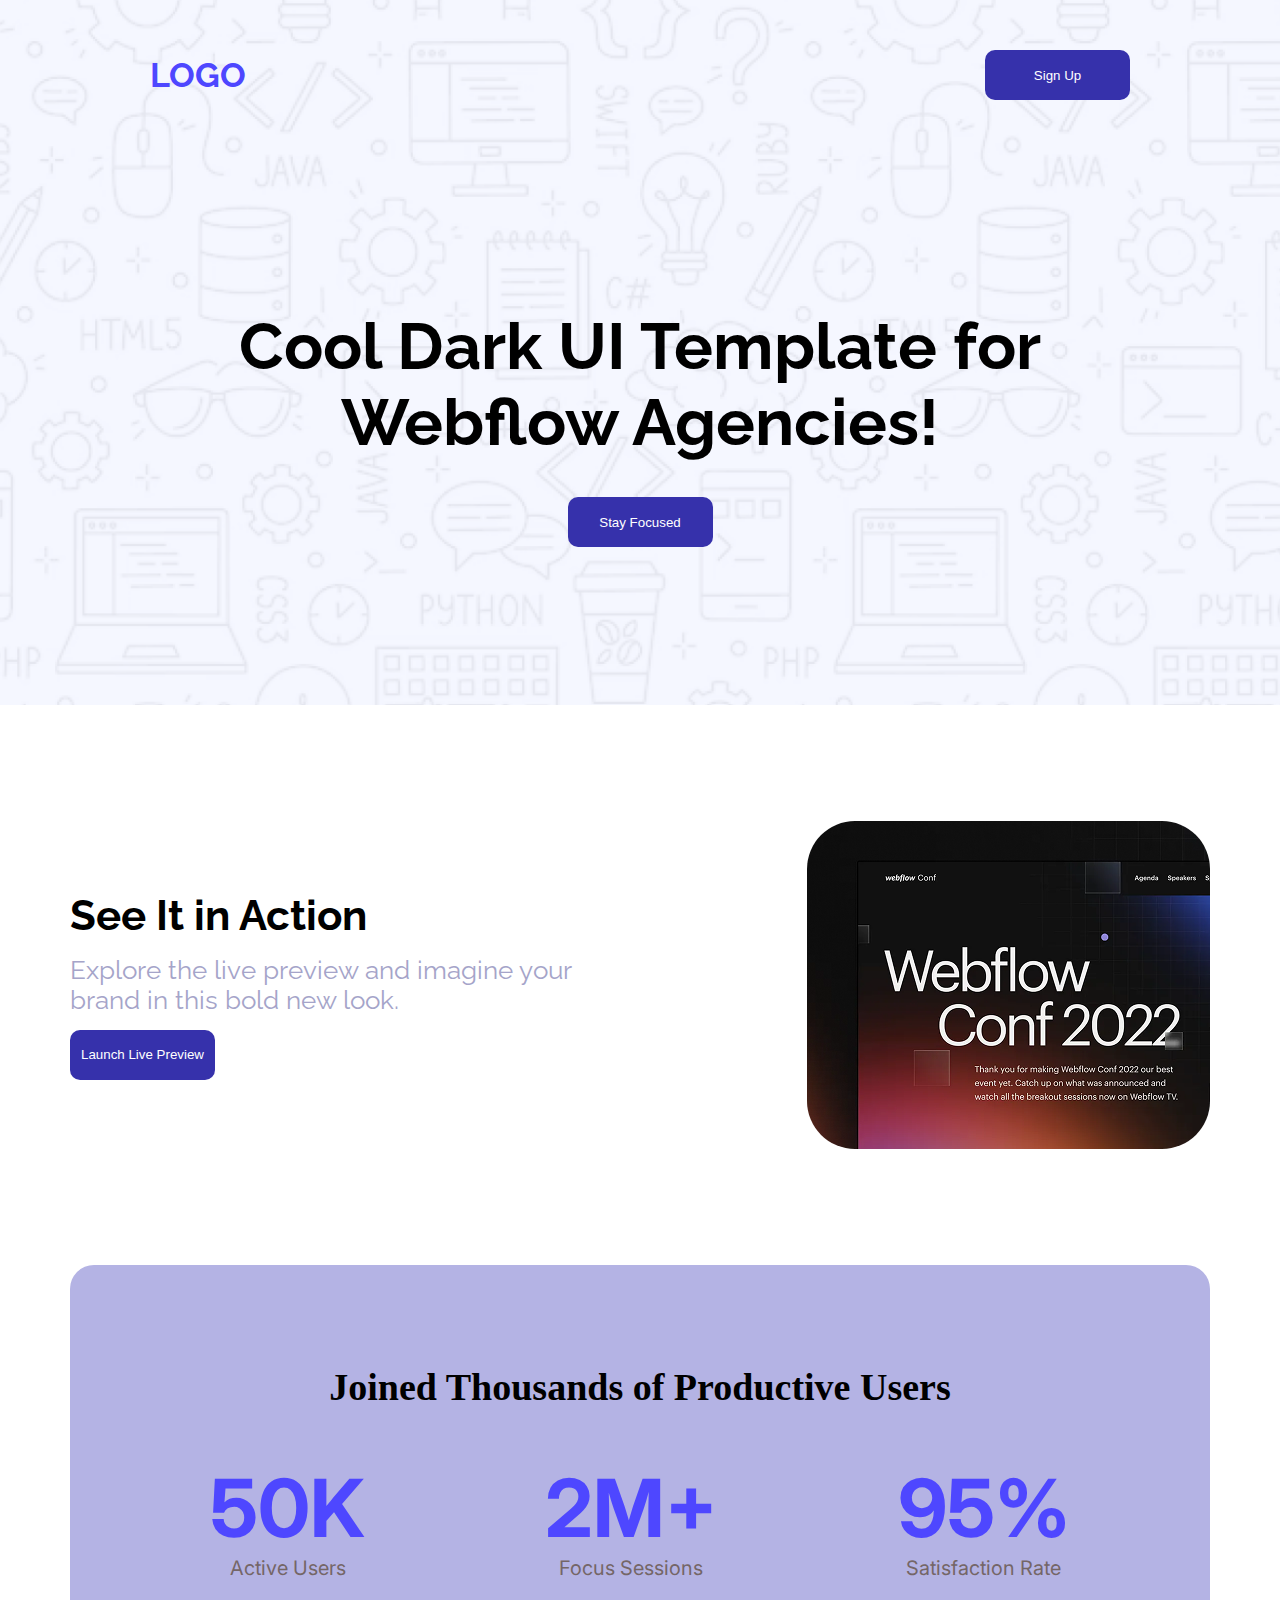
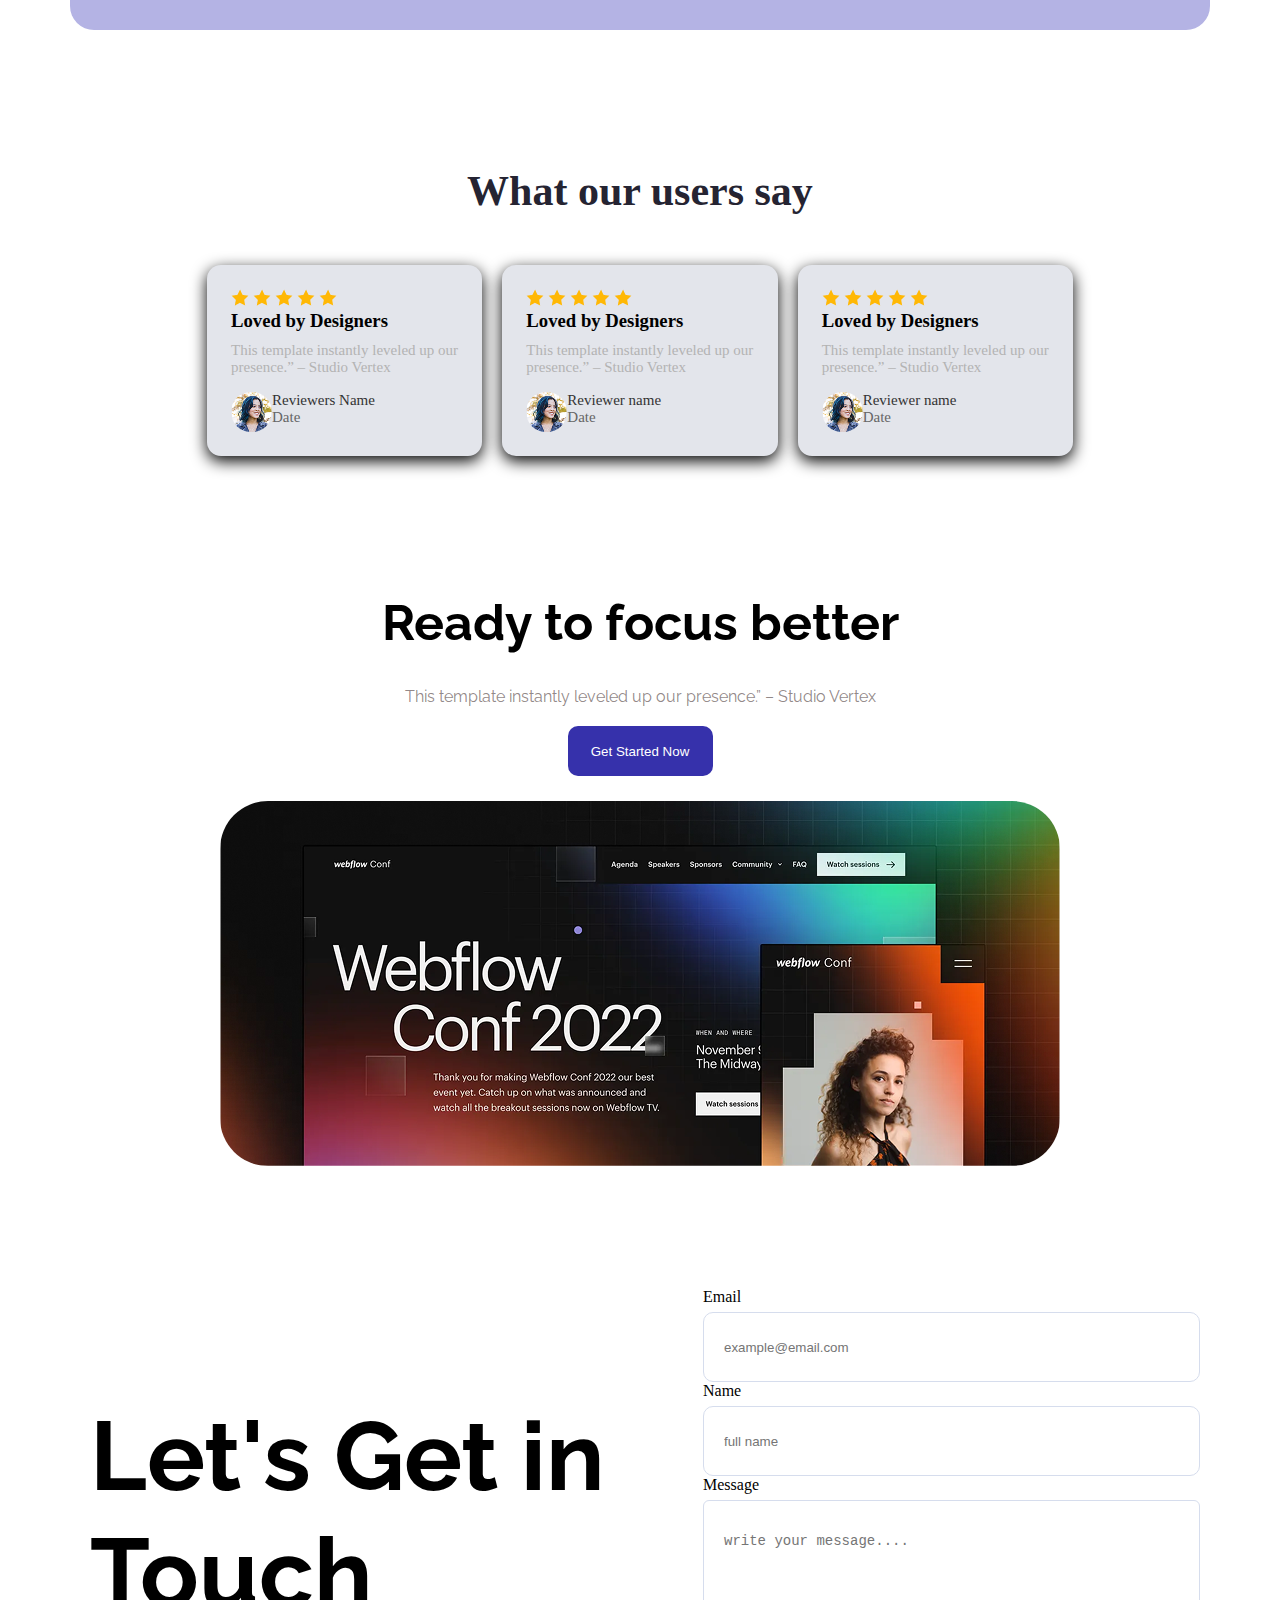
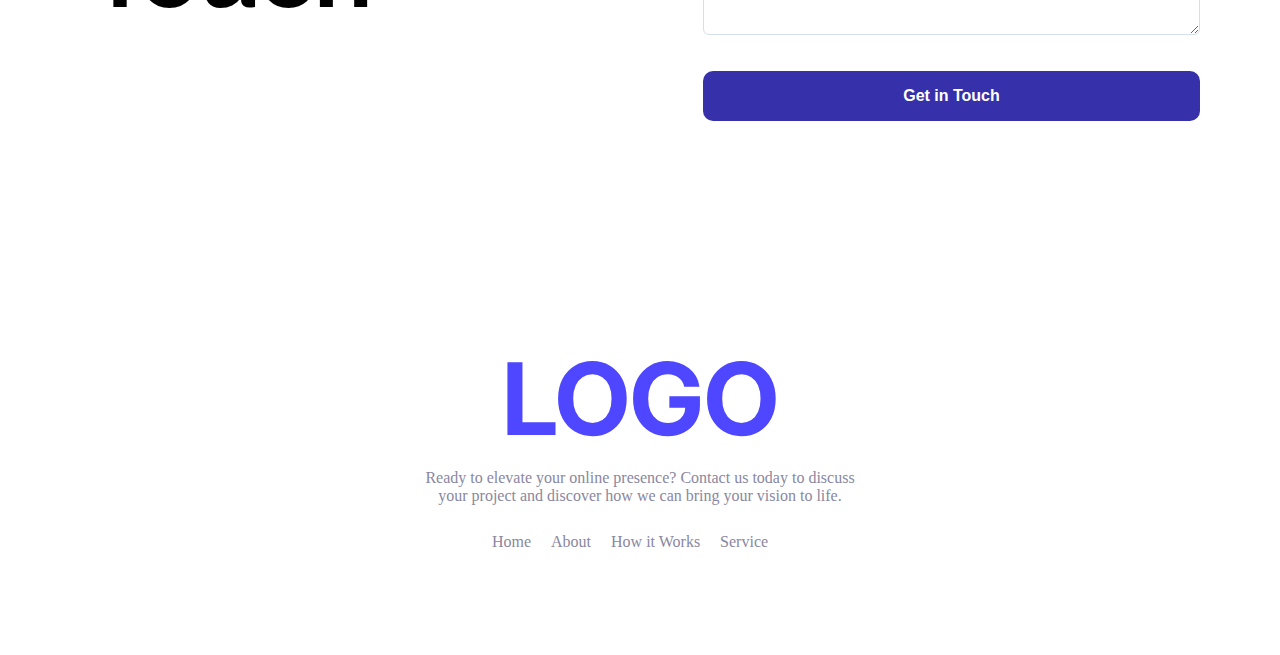
<file: index.htm>
<!DOCTYPE html>
    <html lang="en">
    <head>
        <meta charset="UTF-8">
        <meta name="viewport" content="width=device-width, initial-scale=1.0">
        <title>Document</title>
        <link rel="stylesheet" href="style.css">
        <link rel="preconnect" href="https://fonts.googleapis.com">
        <link rel="preconnect" href="https://fonts.gstatic.com" crossorigin>
        <link href="https://fonts.googleapis.com/css2?family=Raleway:ital,wght@0,100..900;1,100..900&display=swap" rel="stylesheet">
        <link rel="preconnect" href="https://fonts.googleapis.com">
        <link rel="preconnect" href="https://fonts.gstatic.com" crossorigin>
        <link href="https://fonts.googleapis.com/css2?family=Inter:ital,opsz,wght@0,14..32,100..900;1,14..32,100..900&display=swap" rel="stylesheet">
    </head>
    <body>
        
        <header>
            <nav>
                <div class="logo raleway-normal">
                    LOGO
                </div>
                <button class="btn-primary">Sign Up</button>
            </nav>
            <div class="heading-content text-center">
                    <h3 class="cool-dark raleway-normal">Cool Dark UI Template for <br> Webflow Agencies!</h3>
                    <button class="btn-primary">Stay Focused</button>
                </div>
        </header>

        <!-- main section -->
        <main>
        <section>
            <div class="see-it-section">
            <div class="action-section raleway-normal">
                <h2>See It in Action</h2>
                <p>Explore the live preview and imagine your <br> brand in this bold new look.</p>
                <button class="btn-primary">Launch Live Preview</button>
            </div>
            <img src="images/wc-mini.png" alt="">
            </div>
        </section>

            <!-- Productive section -->
            <section>
                <div class="productive-promotion text-center">
                <h1>Joined Thousands of Productive Users</h1>
                <div class="users-section inter-normal">
                    <div class="current-user">
                    <div class="user-number"> 50K </div>
                    <div class="user-text"> Active Users </div>
                </div>
                <div class="current-user">
                    <div class="user-number"> 2M+ </div>
                    <div class="user-text"> Focus Sessions </div>
                </div>
                <div class="current-user">
                    <div class="user-number"> 95% </div>
                    <div class="user-text"> Satisfaction Rate</div>
                </div>
                </div>
            </div>
            </section>

            <!-- REVIEIW SECTION -->
            <section class="feedback-section text-center">
                <h2 class="bold" raleway-normal> What our users say</h2>
                <div class="Feedback-container">
                    <div class="Cards">
                        <img src="images/icon-star.png" alt="">
                        <img src="images/icon-star.png" alt="">
                        <img src="images/icon-star.png" alt="">
                        <img src="images/icon-star.png" alt="">
                        <img src="images/icon-star.png" alt="">
                        <h3 class="card-title">Loved by Designers</h3>
                        <div class="card-text">This template instantly leveled up our presence.” – Studio Vertex</div>
                        <div class="reviewers">
                            <img src="images/avatar.png" alt="">
                            <div class="reviewers-details">
                                <span>Reviewers Name</span>
                                    Date
                            </div>
                        </div>
                    </div>

                    <div class="Cards">
                    <img src="images/icon-star.png" alt="">
                    <img src="images/icon-star.png" alt="">
                    <img src="images/icon-star.png" alt="">
                    <img src="images/icon-star.png" alt="">
                    <img src="images/icon-star.png" alt="">
                    <h3 class="card-title">Loved by Designers</h3>
                    <div class="card-text">This template instantly leveled up our presence.” – Studio Vertex</div>
                    <div class="reviewers">
                        <img src="images/avatar.png" alt="">
                       <div class="reviewers-details">
                        <span>Reviewer name</span>
                        Date
                      </div>
                    </div>
                </div>

                <div class="Cards">
                    <img src="images/icon-star.png" alt="">
                    <img src="images/icon-star.png" alt="">
                    <img src="images/icon-star.png" alt="">
                    <img src="images/icon-star.png" alt="">
                    <img src="images/icon-star.png" alt="">
                    <h3 class="card-title">Loved by Designers</h3>
                    <div class="card-text">This template instantly leveled up our presence.” – Studio Vertex</div>
                    <div class="reviewers">
                        <img src="images/avatar.png" alt="">
                       <div class="reviewers-details">
                        <span>Reviewer name</span>
                        Date
                      </div>
                    </div>
                </div>

                </div>

            </section>

            <section>
                <div class="ready-focus text-center">
                <div class="ready-focus-heading raleway-normal">
                    <h2>Ready to focus better</h2>
                    <p>This template instantly leveled up our presence.” – Studio Vertex</p>
                    <button class="btn-primary">Get Started Now</button>
                </div>
                <img src="images/wc-big.png" alt="">
            </div>
            </section>

        <section class="contact-section">
                <!-- Left Side -->
                <div class="content-heading raleway-normal">
                    <h1>Let's Get in <br> Touch</h1>
                </div>

                <!-- Right SIde(Form-Contact) -->
                <form class="contact-form">
                    <label for="email">Email</label>
                    <input type="email" placeholder="example@email.com" name="" id="" required>

                    <label for="name">Name</label>
                    <input type="email" placeholder="full name" name="" id="" required>

                    <label for="message">Message</label>
                    <textarea name="" id="" placeholder="write your message...."></textarea> <br>

                    <button type="submit" class="btn-primary">Get in Touch</button>
                </form>
            </section>
        </main>

        <footer class="text-center">
            <div class="logo2 inter-normal ">
                    LOGO
                </div>
                <p>Ready to elevate your online presence? Contact us today to discuss <br> your project and discover how we can bring your vision to life.</p>
                <br>
                <a href="#">Home</a><a href="#">About</a><a href="#">How it Works</a><a href="#">Service</a>
        </footer>
        
    </body>
    </html>
</file>
<file: style.css>
*{
    margin: 0;
    padding: 0;
    box-sizing: border-box;
}

.raleway-normal {
  font-family: "Raleway", sans-serif;
  font-optical-sizing: auto;
  font-style: normal;
}


.inter-normal{
  font-family: "Inter", sans-serif;
  font-optical-sizing: auto;
  font-style: normal;
}



/* Shared Styles */
a{
    text-decoration: none;
}
.text-center{
    text-align: center;
}
.btn-primary{
    width: 145px;
    height: 50px;
    background: #3631ab;
    overflow: hidden;
    border-radius: 10px;
    cursor: pointer;
    color: white;
    border: none;
}
.btn-primary:hover{
    background: linear-gradient(135deg, #6e8efb, #a777e3);
    transition: all 0.3s ease;
    color: #382e2e;
}
.bold{
    font-weight: bold;
}


header{
    background-image: url(images/Hero-bg.png);
    background-position: center;
    background-repeat: no-repeat;
    background-size: cover;
}
nav{
    display: flex;
    justify-content: space-between;
    align-items: center;
    padding: 50px 150px;
}
.logo{
    font-size: 34px;
    font-weight: bold;
    color: #4E47FF;
}
.heading-content{
    padding: 158px 0;
}
.cool-dark{
    font-size: 65px;
    padding-bottom: 37px;
}

main{
    width: 1140px;
    margin: 0 auto;
}

.see-it-section{
    display: flex;
    justify-content: space-between;
    padding: 116px 0;
    align-items: center;
}
.action-section h2{
    font-size: 42px;
    font-weight: bold;
}
.action-section p{
    font-size: 26px;
    color: #a5a4c9;
    padding: 15px 0;

}
.see-it-section img{
    border-radius: 48px;
}


.productive-promotion h1{
    padding: 50px 0;
    font-size: 38px;
    font-weight: bold;
}
.productive-promotion{
    padding: 50px;
    background-color: #b4b3e4;
    border-radius: 24px;
    
}
.users-section{
    display: flex;
    justify-content: space-around;
}
.user-number{
    font-size: 80px;
    font-weight: bold;
    color: #4E47FF;
}
.user-text{
    font-size: 20px;
    font-weight: 400;
    color: #746667;
}

/* REVIEW SECTION */
.feedback-section{
    margin: 137px;
}
.feedback-section h2{
    font-size: 42px;
    font-weight: bold;
    color: #252432;
    margin-bottom:50px ;
}
.Feedback-container{
    display: flex;
    justify-content: space-around;
    gap: 20px;
}

.Cards{
    background-color:#e3e5eb;
    border-radius:14px;
    box-shadow: 0 5px 16px black;
    padding: 24px;
    width: 366px;
    text-align:left;
}

.card img{
    margin-bottom: 10px;
}

.card-title{
    font-weight: bold;
    margin-bottom: 10px;
}

.card-text{
    color: #B3B3B3;
    font-size: 15px;
    margin-bottom: 16px;
}
.reviewers{
    display: flex;
}

.reviewers img{
        border-radius: 20px;
}

.reviewers-details{
    font-size: 15px;
    color:#666;
}

.reviewers-details span{
    display: block;
    font-weight: 500;
    color: #333;
}





/* ready focus */

.ready-focus-heading h2{
    font-size: 50px;
    font-weight: bold;
    color: #000000;
    margin: 100px 0 25px;
}
.ready-focus-heading p{
    color: #7a6e6ed4;
    padding: 10px;
    margin-bottom: 10px;
}
.ready-focus img{
    
     margin: 25px;
    border-radius: 48px;
}



.contact-section{
    display: flex;
    justify-content: space-around;
    align-items: center;
    gap: 50px;
    padding: 80px 20px;
    width: 1140px;
    margin: 0 auto;

}
.content-heading{
   min-width: 550px;
}
.content-heading h1{
    font-size: 97px;
    font-weight: bold;
    color: #000000;
    line-height: 1.2;
}

.contact-form{
    border: none;
}
input,textarea{
    display: block;
    width: 497px;
    padding: 32px 20px;
    height: 70px;
    gap: 10px;
    border-radius: 10px;
    border: 1px solid #D6DDED;
}
textarea{
    height: 135px;
}
.contact-form label{
    display: block;
    font-size: 14px;
    font-weight: 600;
    margin-bottom: 6px;
    color: #333;
    margin-bottom: 6px;
    color: #746667;
}
.contact-form,.contact-form textarea{
    width: 100%;
    padding: 13px;
    margin-bottom: 20px;
    border-radius: 6px;
    font-size: 14px;
    color: #000000;
}
.contact-form textarea{
    padding: 32px 20px;
}
.contact-form button{
    display: block;
    width: 100%;
    font-size: 16px;
    font-weight: bold;
}
.contact-form label{
    font-size: 16px;
    font-weight: 400;
    color: #000000;
}
footer{
    margin: 104px 0;
}

.logo2{
    font-size: 100px;
    font-weight: bold;
    color: #4E47FF

}
.footer-text{
    font-size: 100px;
}
footer p{
    color: #8987A1;
    padding: 10px 12px;
}
footer a{
    padding-right: 20px;
    color: #8987A1;
}
</file>
